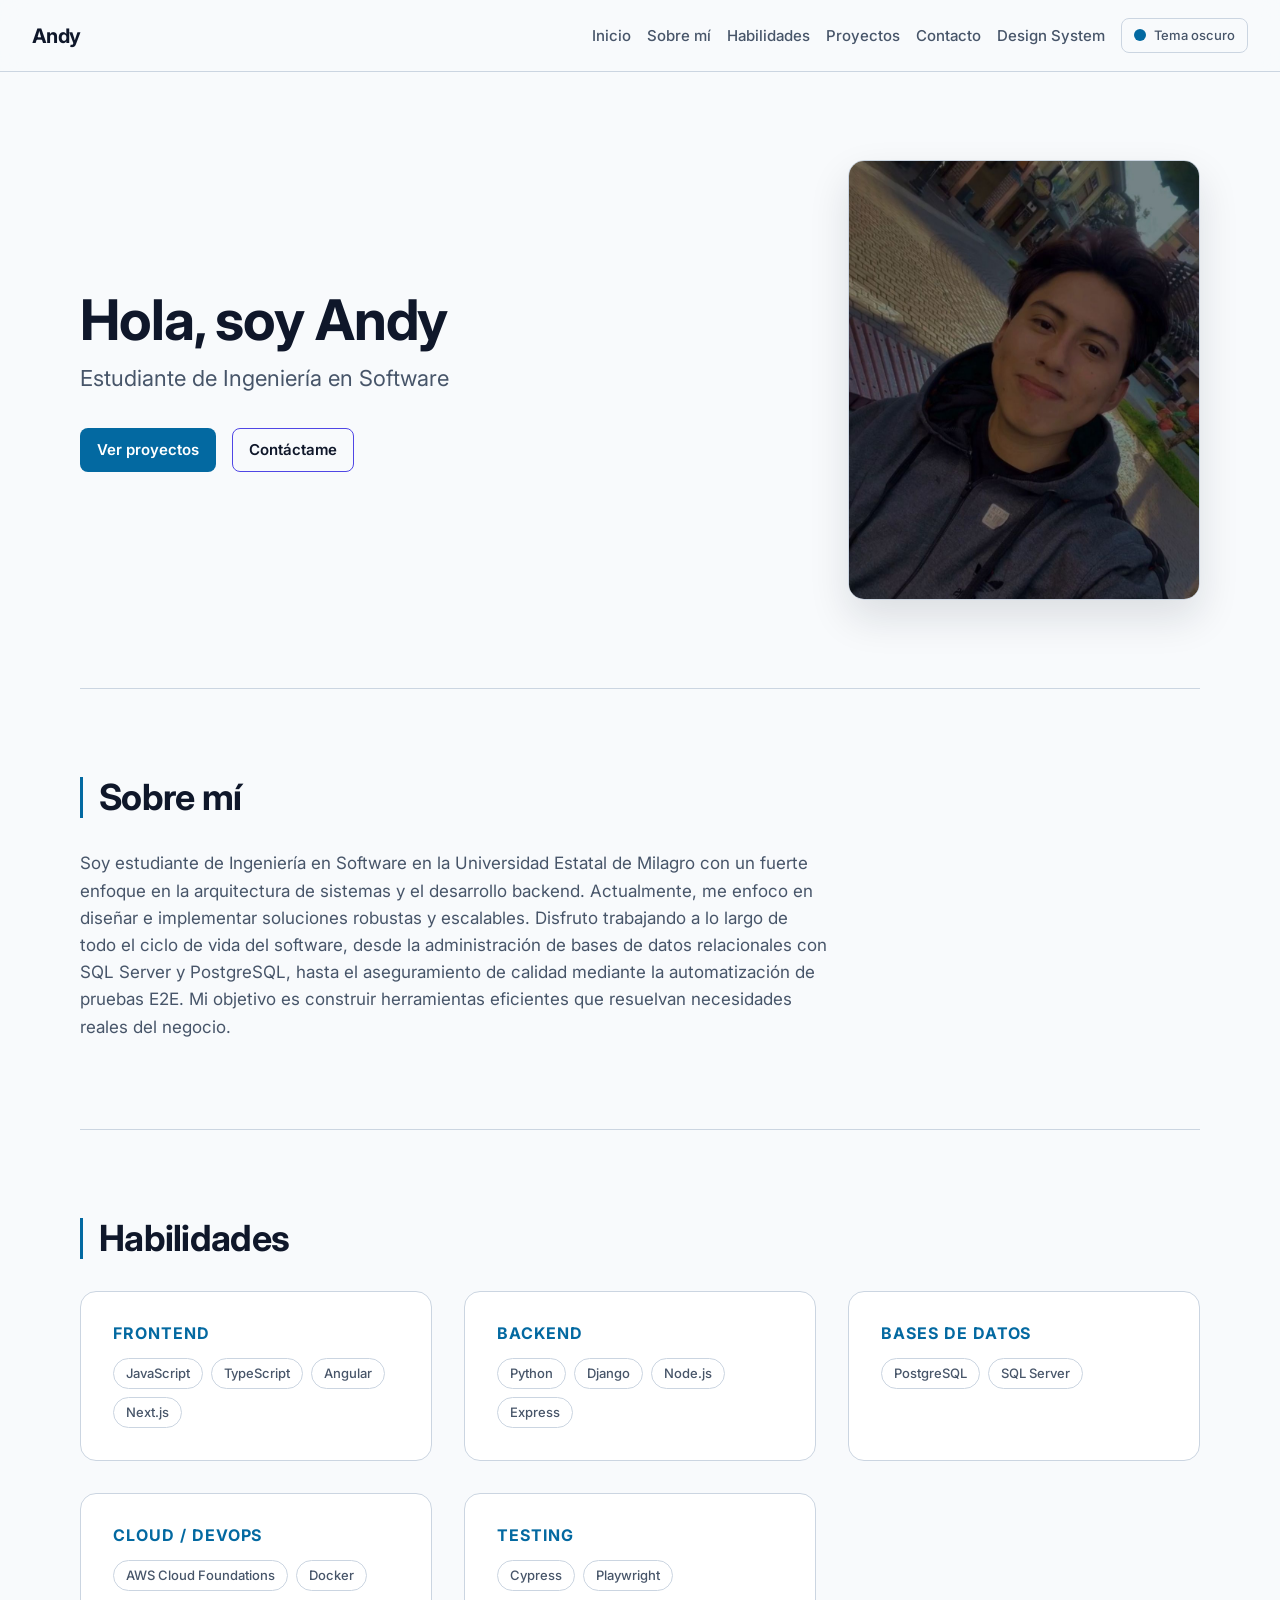
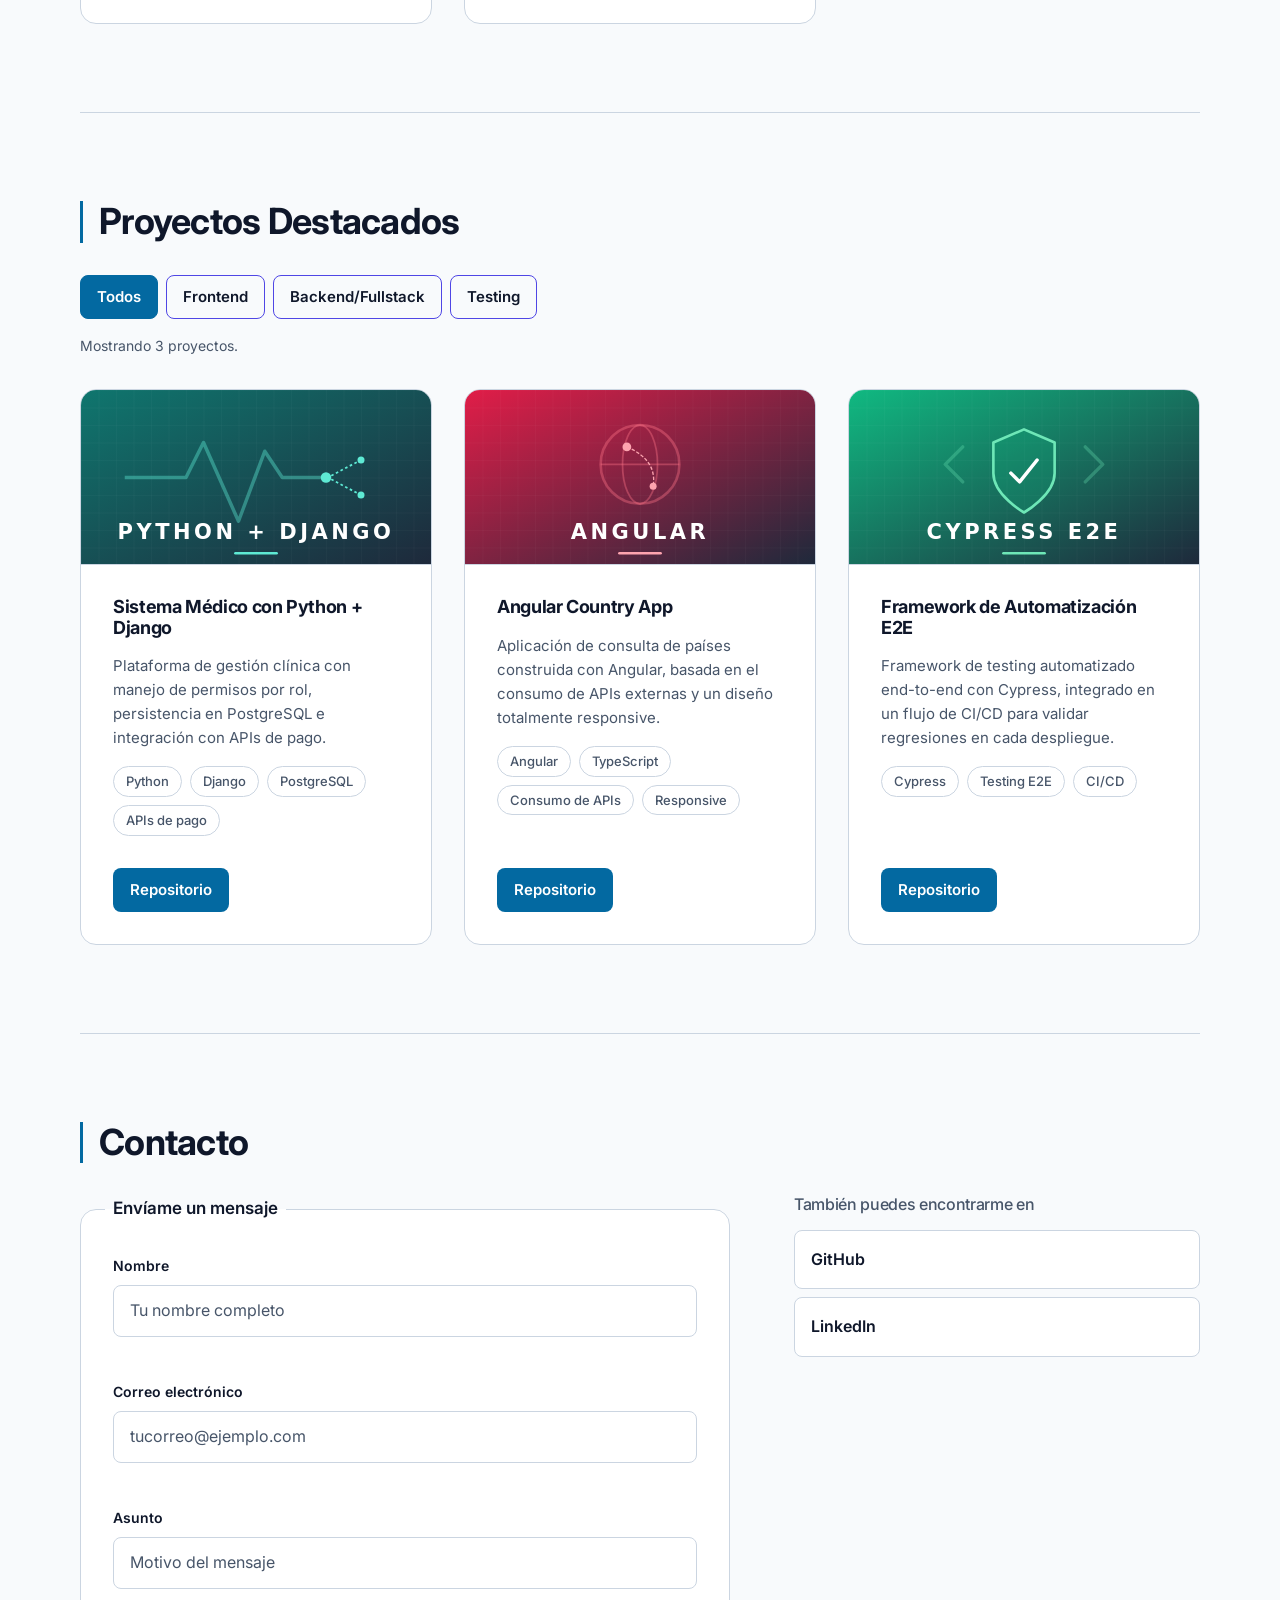
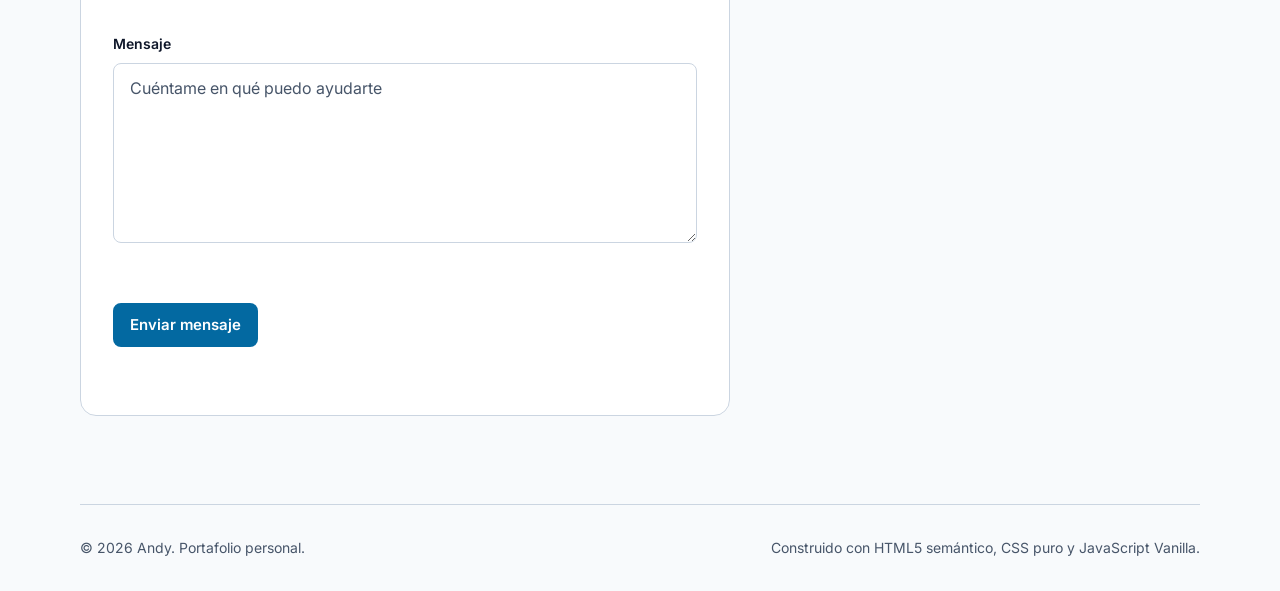
<file: index.html>
<!DOCTYPE html>
<html lang="es">
<head>
  <meta charset="UTF-8">
  <meta name="viewport" content="width=device-width, initial-scale=1.0">
  <meta name="description" content="Portafolio personal de Andy, estudiante de Ingeniería en Software enfocado en arquitectura de sistemas, desarrollo backend y automatización de pruebas.">
  <meta name="author" content="Andy">
  <title>Andy | Estudiante de Ingeniería en Software</title>

  <!-- Favicon embebido: evita una petición extra y el 404 de favicon.ico. -->
  <link rel="icon" href="data:image/svg+xml,%3Csvg xmlns='http://www.w3.org/2000/svg' viewBox='0 0 32 32'%3E%3Crect width='32' height='32' rx='7' fill='%230f172a'/%3E%3Ctext x='16' y='23' font-family='system-ui, sans-serif' font-size='20' font-weight='700' fill='%2338bdf8' text-anchor='middle'%3EA%3C/text%3E%3C/svg%3E">

  <link rel="preconnect" href="https://fonts.googleapis.com">
  <link rel="preconnect" href="https://fonts.gstatic.com" crossorigin>
  <link rel="stylesheet" href="https://fonts.googleapis.com/css2?family=Inter:wght@400;500;600;700&display=swap">
  <link rel="stylesheet" href="css/style.css">

  <!-- Aplica el tema guardado antes del primer pintado para evitar el
       parpadeo. Debe ir en el <head> y actuar sobre <html>, porque en este
       punto <body> todavía no existe. La clave coincide con la de main.js. -->
  <script>
    (function () {
      try {
        var guardado = localStorage.getItem('portafolio-tema');
        var esClaro = guardado === 'light' || (!guardado &&
          window.matchMedia('(prefers-color-scheme: light)').matches);

        if (esClaro) document.documentElement.classList.add('light-theme');
      } catch (error) {
        /* Almacenamiento bloqueado: se queda con el tema oscuro por defecto. */
      }
    })();
  </script>
</head>
<body>

  <a class="skip-link" href="#contenido-principal">Saltar al contenido principal</a>

  <!-- ==========================================================
       HEADER + NAVEGACIÓN
       ========================================================== -->
  <header class="site-header">
    <a class="site-header__brand" href="#inicio">Andy</a>

    <button class="nav-toggle" type="button" aria-expanded="false" aria-controls="menu-principal" aria-label="Abrir menú de navegación">
      <span class="nav-toggle__bar" aria-hidden="true"></span>
    </button>

    <nav class="site-nav" id="menu-principal" aria-label="Navegación principal">
      <ul class="site-nav__list">
        <li><a href="#inicio">Inicio</a></li>
        <li><a href="#sobre-mi">Sobre mí</a></li>
        <li><a href="#habilidades">Habilidades</a></li>
        <li><a href="#proyectos">Proyectos</a></li>
        <li><a href="#contacto">Contacto</a></li>
        <li><a href="design-system.html">Design System</a></li>
        <li>
          <button class="theme-toggle" id="theme-toggle" type="button" aria-pressed="false">
            <span class="theme-toggle__icon" aria-hidden="true"></span>
            <span class="theme-toggle__label">Tema claro</span>
          </button>
        </li>
      </ul>
    </nav>
  </header>

  <!-- ==========================================================
       CONTENIDO PRINCIPAL
       ========================================================== -->
  <main id="contenido-principal">

    <!-- ===== HERO ===== -->
    <section class="hero" id="inicio" aria-labelledby="hero-titulo">
      <div class="hero__content">
        <h1 class="hero__title" id="hero-titulo">Hola, soy Andy</h1>
        <p class="hero__subtitle">Estudiante de Ingeniería en Software</p>
        <p class="hero__actions">
          <a class="btn btn-primary" href="#proyectos">Ver proyectos</a>
          <a class="btn btn-secondary" href="#contacto">Contáctame</a>
        </p>
      </div>

      <figure class="hero__figure">
        <img src="assets/img/perfil.jpg" alt="Retrato de Andy" width="924" height="1600" fetchpriority="high">
      </figure>
    </section>

    <!-- ===== SOBRE MÍ ===== -->
    <section class="about" id="sobre-mi" aria-labelledby="sobre-mi-titulo">
      <h2 id="sobre-mi-titulo">Sobre mí</h2>
      <p class="about__text">
        Soy estudiante de Ingeniería en Software en la Universidad Estatal de Milagro con un fuerte
        enfoque en la arquitectura de sistemas y el desarrollo backend. Actualmente, me enfoco en
        diseñar e implementar soluciones robustas y escalables. Disfruto trabajando a lo largo de todo
        el ciclo de vida del software, desde la administración de bases de datos relacionales con
        SQL Server y PostgreSQL, hasta el aseguramiento de calidad mediante la automatización de
        pruebas E2E. Mi objetivo es construir herramientas eficientes que resuelvan necesidades
        reales del negocio.
      </p>
    </section>

    <!-- ===== HABILIDADES ===== -->
    <section class="skills" id="habilidades" aria-labelledby="habilidades-titulo">
      <h2 id="habilidades-titulo">Habilidades</h2>

      <div class="skills__grid">

        <article class="skill-group" aria-labelledby="skill-frontend">
          <h3 class="skill-group__title" id="skill-frontend">Frontend</h3>
          <ul class="skill-group__list">
            <li class="badge">JavaScript</li>
            <li class="badge">TypeScript</li>
            <li class="badge">Angular</li>
            <li class="badge">Next.js</li>
          </ul>
        </article>

        <article class="skill-group" aria-labelledby="skill-backend">
          <h3 class="skill-group__title" id="skill-backend">Backend</h3>
          <ul class="skill-group__list">
            <li class="badge">Python</li>
            <li class="badge">Django</li>
            <li class="badge">Node.js</li>
            <li class="badge">Express</li>
          </ul>
        </article>

        <article class="skill-group" aria-labelledby="skill-bbdd">
          <h3 class="skill-group__title" id="skill-bbdd">Bases de Datos</h3>
          <ul class="skill-group__list">
            <li class="badge">PostgreSQL</li>
            <li class="badge">SQL Server</li>
          </ul>
        </article>

        <article class="skill-group" aria-labelledby="skill-cloud">
          <h3 class="skill-group__title" id="skill-cloud">Cloud / DevOps</h3>
          <ul class="skill-group__list">
            <li class="badge">AWS Cloud Foundations</li>
            <li class="badge">Docker</li>
          </ul>
        </article>

        <article class="skill-group" aria-labelledby="skill-testing">
          <h3 class="skill-group__title" id="skill-testing">Testing</h3>
          <ul class="skill-group__list">
            <li class="badge">Cypress</li>
            <li class="badge">Playwright</li>
          </ul>
        </article>

      </div>
    </section>

    <!-- ===== PROYECTOS ===== -->
    <section class="projects" id="proyectos" aria-labelledby="proyectos-titulo">
      <h2 id="proyectos-titulo">Proyectos Destacados</h2>

      <div class="projects__filters" role="group" aria-label="Filtrar proyectos por categoría">
        <button class="btn btn-secondary filter-btn" type="button" data-filter="all" aria-pressed="true">Todos</button>
        <button class="btn btn-secondary filter-btn" type="button" data-filter="frontend" aria-pressed="false">Frontend</button>
        <button class="btn btn-secondary filter-btn" type="button" data-filter="backend" aria-pressed="false">Backend/Fullstack</button>
        <button class="btn btn-secondary filter-btn" type="button" data-filter="testing" aria-pressed="false">Testing</button>
      </div>

      <p class="projects__status" id="estado-filtro" role="status" aria-live="polite"></p>

      <div class="projects__grid">

        <article class="project-card" data-category="backend" aria-labelledby="proyecto-1">
          <figure class="project-card__media">
            <img src="assets/img/cover-django.svg" alt="Portada representativa del proyecto construido con Python y Django" width="400" height="200" loading="lazy">
          </figure>

          <div class="project-card__body">
            <h3 class="project-card__title" id="proyecto-1">Sistema Médico con Python + Django</h3>
            <p class="project-card__description">
              Plataforma de gestión clínica con manejo de permisos por rol, persistencia en PostgreSQL
              e integración con APIs de pago.
            </p>
            <ul class="project-card__tags">
              <li class="badge">Python</li>
              <li class="badge">Django</li>
              <li class="badge">PostgreSQL</li>
              <li class="badge">APIs de pago</li>
            </ul>
          </div>

          <footer class="project-card__actions">
            <a class="btn btn-primary" href="https://github.com/Andy-1402" target="_blank" rel="noopener noreferrer">Repositorio</a>
          </footer>
        </article>

        <article class="project-card" data-category="frontend" aria-labelledby="proyecto-2">
          <figure class="project-card__media">
            <img src="assets/img/cover-angular.svg" alt="Portada representativa del proyecto construido con Angular" width="400" height="200" loading="lazy">
          </figure>

          <div class="project-card__body">
            <h3 class="project-card__title" id="proyecto-2">Angular Country App</h3>
            <p class="project-card__description">
              Aplicación de consulta de países construida con Angular, basada en el consumo de APIs
              externas y un diseño totalmente responsive.
            </p>
            <ul class="project-card__tags">
              <li class="badge">Angular</li>
              <li class="badge">TypeScript</li>
              <li class="badge">Consumo de APIs</li>
              <li class="badge">Responsive</li>
            </ul>
          </div>

          <footer class="project-card__actions">
            <a class="btn btn-primary" href="https://github.com/Andy-1402" target="_blank" rel="noopener noreferrer">Repositorio</a>
          </footer>
        </article>

        <article class="project-card" data-category="testing" aria-labelledby="proyecto-3">
          <figure class="project-card__media">
            <img src="assets/img/cover-cypress.svg" alt="Portada representativa del framework de automatización construido con Cypress" width="400" height="200" loading="lazy">
          </figure>

          <div class="project-card__body">
            <h3 class="project-card__title" id="proyecto-3">Framework de Automatización E2E</h3>
            <p class="project-card__description">
              Framework de testing automatizado end-to-end con Cypress, integrado en un flujo de
              CI/CD para validar regresiones en cada despliegue.
            </p>
            <ul class="project-card__tags">
              <li class="badge">Cypress</li>
              <li class="badge">Testing E2E</li>
              <li class="badge">CI/CD</li>
            </ul>
          </div>

          <footer class="project-card__actions">
            <a class="btn btn-primary" href="https://github.com/Andy-1402" target="_blank" rel="noopener noreferrer">Repositorio</a>
          </footer>
        </article>

      </div>
    </section>

    <!-- ===== CONTACTO ===== -->
    <section class="contact" id="contacto" aria-labelledby="contacto-titulo">
      <h2 id="contacto-titulo">Contacto</h2>

      <div class="contact__layout">

        <form class="contact-form" id="formulario-contacto" novalidate>
          <fieldset class="contact-form__fieldset">
            <legend class="contact-form__legend">Envíame un mensaje</legend>

            <p class="form-field">
              <label class="form-field__label" for="nombre">Nombre</label>
              <input class="form-field__input" type="text" id="nombre" name="nombre" autocomplete="name" placeholder="Tu nombre completo" required>
              <small class="form-field__error" id="error-nombre" role="alert"></small>
            </p>

            <p class="form-field">
              <label class="form-field__label" for="email">Correo electrónico</label>
              <input class="form-field__input" type="email" id="email" name="email" autocomplete="email" placeholder="tucorreo@ejemplo.com" required>
              <small class="form-field__error" id="error-email" role="alert"></small>
            </p>

            <p class="form-field">
              <label class="form-field__label" for="asunto">Asunto</label>
              <input class="form-field__input" type="text" id="asunto" name="asunto" placeholder="Motivo del mensaje" required>
              <small class="form-field__error" id="error-asunto" role="alert"></small>
            </p>

            <p class="form-field">
              <label class="form-field__label" for="mensaje">Mensaje</label>
              <textarea class="form-field__input" id="mensaje" name="mensaje" rows="6" placeholder="Cuéntame en qué puedo ayudarte" required></textarea>
              <small class="form-field__error" id="error-mensaje" role="alert"></small>
            </p>

            <p class="contact-form__actions">
              <button class="btn btn-primary" type="submit">Enviar mensaje</button>
            </p>

            <p class="contact-form__status" id="estado-formulario" role="status" aria-live="polite"></p>
          </fieldset>
        </form>

        <nav class="social" aria-label="Redes profesionales">
          <h3 class="social__title">También puedes encontrarme en</h3>
          <ul class="social__list">
            <li><a class="social__link" href="https://github.com/Andy-1402" target="_blank" rel="noopener noreferrer">GitHub</a></li>
            <li><a class="social__link" href="https://www.linkedin.com/in/andy-chafla-635527258" target="_blank" rel="noopener noreferrer">LinkedIn</a></li>
          </ul>
        </nav>

      </div>
    </section>

  </main>

  <!-- ==========================================================
       FOOTER
       ========================================================== -->
  <footer class="site-footer">
    <p class="site-footer__copy">
      &copy; <time datetime="2026">2026</time> Andy. Portafolio personal.
    </p>
    <p class="site-footer__note">
      Construido con HTML5 semántico, CSS puro y JavaScript Vanilla.
    </p>
  </footer>

  <script src="js/main.js"></script>
</body>
</html>
</file>
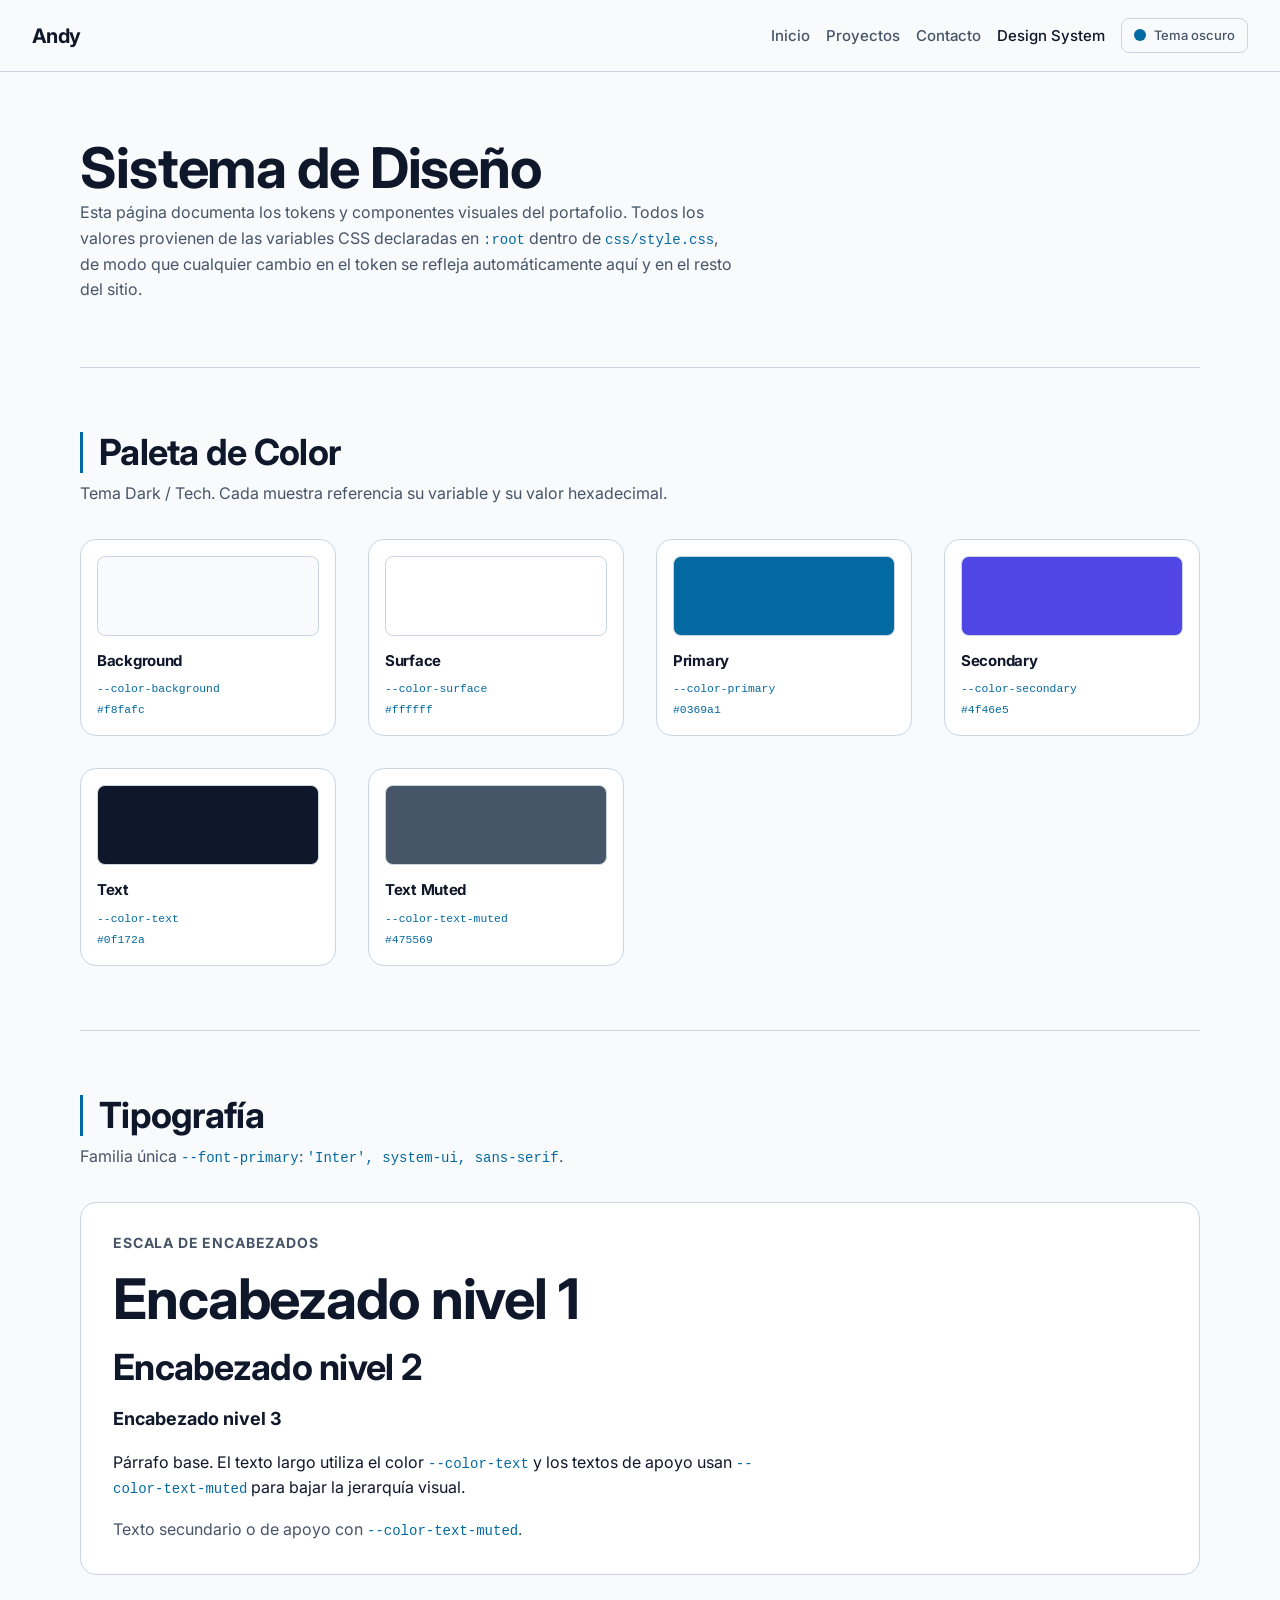
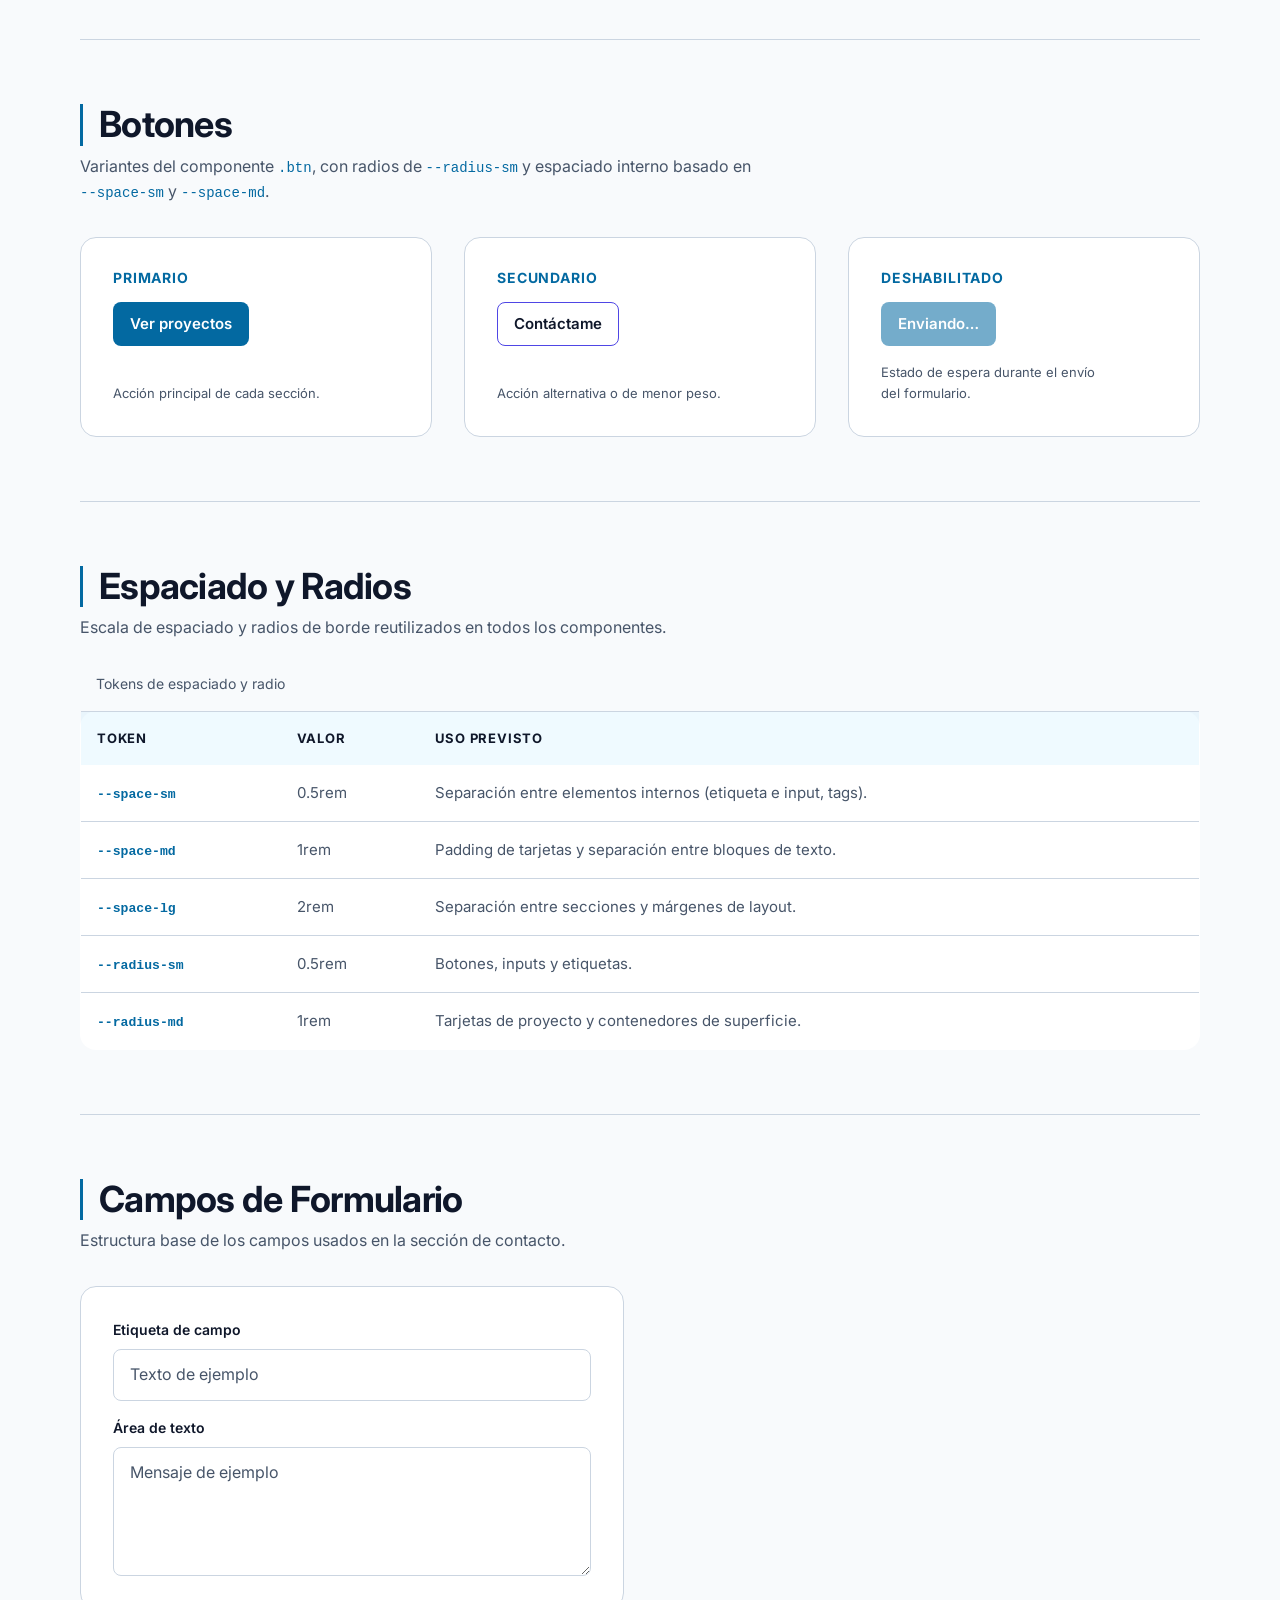
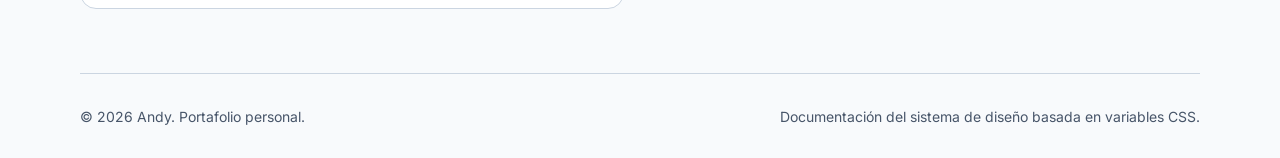
<file: design-system.html>
<!DOCTYPE html>
<html lang="es">
<head>
  <meta charset="UTF-8">
  <meta name="viewport" content="width=device-width, initial-scale=1.0">
  <meta name="description" content="Sistema de diseño del portafolio de Andy: paleta de color, tipografía, espaciado, radios y componentes base documentados con variables CSS.">
  <meta name="author" content="Andy">
  <title>Design System | Portafolio de Andy</title>

  <!-- Favicon embebido: evita una petición extra y el 404 de favicon.ico. -->
  <link rel="icon" href="data:image/svg+xml,%3Csvg xmlns='http://www.w3.org/2000/svg' viewBox='0 0 32 32'%3E%3Crect width='32' height='32' rx='7' fill='%230f172a'/%3E%3Ctext x='16' y='23' font-family='system-ui, sans-serif' font-size='20' font-weight='700' fill='%2338bdf8' text-anchor='middle'%3EA%3C/text%3E%3C/svg%3E">

  <link rel="preconnect" href="https://fonts.googleapis.com">
  <link rel="preconnect" href="https://fonts.gstatic.com" crossorigin>
  <link rel="stylesheet" href="https://fonts.googleapis.com/css2?family=Inter:wght@400;500;600;700&display=swap">
  <link rel="stylesheet" href="css/style.css">

  <!-- Aplica el tema guardado antes del primer pintado para evitar el
       parpadeo. Debe ir en el <head> y actuar sobre <html>, porque en este
       punto <body> todavía no existe. La clave coincide con la de main.js. -->
  <script>
    (function () {
      try {
        var guardado = localStorage.getItem('portafolio-tema');
        var esClaro = guardado === 'light' || (!guardado &&
          window.matchMedia('(prefers-color-scheme: light)').matches);

        if (esClaro) document.documentElement.classList.add('light-theme');
      } catch (error) {
        /* Almacenamiento bloqueado: se queda con el tema oscuro por defecto. */
      }
    })();
  </script>
</head>
<body>

  <a class="skip-link visually-hidden" href="#contenido-principal">Saltar al contenido principal</a>

  <!-- ==========================================================
       HEADER + NAVEGACIÓN
       ========================================================== -->
  <header class="site-header">
    <a class="site-header__brand" href="index.html">Andy</a>

    <nav class="site-nav" aria-label="Navegación principal">
      <ul class="site-nav__list">
        <li><a href="index.html">Inicio</a></li>
        <li><a href="index.html#proyectos">Proyectos</a></li>
        <li><a href="index.html#contacto">Contacto</a></li>
        <li><a href="design-system.html" aria-current="page">Design System</a></li>
        <li>
          <button class="theme-toggle" id="theme-toggle" type="button" aria-pressed="false">
            <span class="theme-toggle__icon" aria-hidden="true"></span>
            <span class="theme-toggle__label">Tema claro</span>
          </button>
        </li>
      </ul>
    </nav>
  </header>

  <!-- ==========================================================
       CONTENIDO PRINCIPAL
       ========================================================== -->
  <main id="contenido-principal">

    <!-- ===== INTRODUCCIÓN ===== -->
    <section class="ds-intro" aria-labelledby="ds-titulo">
      <h1 id="ds-titulo">Sistema de Diseño</h1>
      <p>
        Esta página documenta los tokens y componentes visuales del portafolio. Todos los valores
        provienen de las variables CSS declaradas en <code>:root</code> dentro de
        <code>css/style.css</code>, de modo que cualquier cambio en el token se refleja
        automáticamente aquí y en el resto del sitio.
      </p>
    </section>

    <!-- ===== COLORES ===== -->
    <section class="ds-section" id="ds-colores" aria-labelledby="ds-colores-titulo">
      <h2 id="ds-colores-titulo">Paleta de Color</h2>
      <p class="ds-section__description">
        Tema Dark / Tech. Cada muestra referencia su variable y su valor hexadecimal.
      </p>

      <ul class="ds-swatches">

        <li class="ds-swatch">
          <span class="ds-swatch__sample" data-token="--color-background" aria-hidden="true"></span>
          <h3 class="ds-swatch__name">Background</h3>
          <p class="ds-swatch__token"><code>--color-background</code></p>
          <p class="ds-swatch__value"><code>#0f172a</code></p>
        </li>

        <li class="ds-swatch">
          <span class="ds-swatch__sample" data-token="--color-surface" aria-hidden="true"></span>
          <h3 class="ds-swatch__name">Surface</h3>
          <p class="ds-swatch__token"><code>--color-surface</code></p>
          <p class="ds-swatch__value"><code>#1e293b</code></p>
        </li>

        <li class="ds-swatch">
          <span class="ds-swatch__sample" data-token="--color-primary" aria-hidden="true"></span>
          <h3 class="ds-swatch__name">Primary</h3>
          <p class="ds-swatch__token"><code>--color-primary</code></p>
          <p class="ds-swatch__value"><code>#38bdf8</code></p>
        </li>

        <li class="ds-swatch">
          <span class="ds-swatch__sample" data-token="--color-secondary" aria-hidden="true"></span>
          <h3 class="ds-swatch__name">Secondary</h3>
          <p class="ds-swatch__token"><code>--color-secondary</code></p>
          <p class="ds-swatch__value"><code>#818cf8</code></p>
        </li>

        <li class="ds-swatch">
          <span class="ds-swatch__sample" data-token="--color-text" aria-hidden="true"></span>
          <h3 class="ds-swatch__name">Text</h3>
          <p class="ds-swatch__token"><code>--color-text</code></p>
          <p class="ds-swatch__value"><code>#f8fafc</code></p>
        </li>

        <li class="ds-swatch">
          <span class="ds-swatch__sample" data-token="--color-text-muted" aria-hidden="true"></span>
          <h3 class="ds-swatch__name">Text Muted</h3>
          <p class="ds-swatch__token"><code>--color-text-muted</code></p>
          <p class="ds-swatch__value"><code>#94a3b8</code></p>
        </li>

      </ul>
    </section>

    <!-- ===== TIPOGRAFÍA ===== -->
    <section class="ds-section" id="ds-tipografia" aria-labelledby="ds-tipografia-titulo">
      <h2 id="ds-tipografia-titulo">Tipografía</h2>
      <p class="ds-section__description">
        Familia única <code>--font-primary</code>: <code>'Inter', system-ui, sans-serif</code>.
      </p>

      <article class="ds-type-scale">
        <h3 class="ds-type-scale__title">Escala de encabezados</h3>
        <p class="ds-type-sample ds-type-sample--h1">Encabezado nivel 1</p>
        <p class="ds-type-sample ds-type-sample--h2">Encabezado nivel 2</p>
        <p class="ds-type-sample ds-type-sample--h3">Encabezado nivel 3</p>
        <p class="ds-type-sample ds-type-sample--body">
          Párrafo base. El texto largo utiliza el color <code>--color-text</code> y los textos de
          apoyo usan <code>--color-text-muted</code> para bajar la jerarquía visual.
        </p>
        <p class="ds-type-sample ds-type-sample--muted">
          Texto secundario o de apoyo con <code>--color-text-muted</code>.
        </p>
      </article>
    </section>

    <!-- ===== BOTONES ===== -->
    <section class="ds-section" id="ds-botones" aria-labelledby="ds-botones-titulo">
      <h2 id="ds-botones-titulo">Botones</h2>
      <p class="ds-section__description">
        Variantes del componente <code>.btn</code>, con radios de <code>--radius-sm</code> y
        espaciado interno basado en <code>--space-sm</code> y <code>--space-md</code>.
      </p>

      <ul class="ds-components">
        <li class="ds-component">
          <h3 class="ds-component__name">Primario</h3>
          <button class="btn btn-primary" type="button">Ver proyectos</button>
          <p class="ds-component__usage">Acción principal de cada sección.</p>
        </li>
        <li class="ds-component">
          <h3 class="ds-component__name">Secundario</h3>
          <button class="btn btn-secondary" type="button">Contáctame</button>
          <p class="ds-component__usage">Acción alternativa o de menor peso.</p>
        </li>
        <li class="ds-component">
          <h3 class="ds-component__name">Deshabilitado</h3>
          <button class="btn btn-primary" type="button" disabled>Enviando…</button>
          <p class="ds-component__usage">Estado de espera durante el envío del formulario.</p>
        </li>
      </ul>
    </section>

    <!-- ===== ESPACIADO Y RADIOS ===== -->
    <section class="ds-section" id="ds-espaciado" aria-labelledby="ds-espaciado-titulo">
      <h2 id="ds-espaciado-titulo">Espaciado y Radios</h2>
      <p class="ds-section__description">
        Escala de espaciado y radios de borde reutilizados en todos los componentes.
      </p>

      <table class="ds-table">
        <caption class="ds-table__caption">Tokens de espaciado y radio</caption>
        <thead>
          <tr>
            <th scope="col">Token</th>
            <th scope="col">Valor</th>
            <th scope="col">Uso previsto</th>
          </tr>
        </thead>
        <tbody>
          <tr>
            <th scope="row"><code>--space-sm</code></th>
            <td>0.5rem</td>
            <td>Separación entre elementos internos (etiqueta e input, tags).</td>
          </tr>
          <tr>
            <th scope="row"><code>--space-md</code></th>
            <td>1rem</td>
            <td>Padding de tarjetas y separación entre bloques de texto.</td>
          </tr>
          <tr>
            <th scope="row"><code>--space-lg</code></th>
            <td>2rem</td>
            <td>Separación entre secciones y márgenes de layout.</td>
          </tr>
          <tr>
            <th scope="row"><code>--radius-sm</code></th>
            <td>0.5rem</td>
            <td>Botones, inputs y etiquetas.</td>
          </tr>
          <tr>
            <th scope="row"><code>--radius-md</code></th>
            <td>1rem</td>
            <td>Tarjetas de proyecto y contenedores de superficie.</td>
          </tr>
        </tbody>
      </table>
    </section>

    <!-- ===== FORMULARIOS ===== -->
    <section class="ds-section" id="ds-formularios" aria-labelledby="ds-formularios-titulo">
      <h2 id="ds-formularios-titulo">Campos de Formulario</h2>
      <p class="ds-section__description">
        Estructura base de los campos usados en la sección de contacto.
      </p>

      <form class="ds-form-demo" aria-label="Ejemplo de campos de formulario">
        <p class="form-field">
          <label class="form-field__label" for="ds-input-demo">Etiqueta de campo</label>
          <input class="form-field__input" type="text" id="ds-input-demo" name="ds-input-demo" placeholder="Texto de ejemplo">
        </p>
        <p class="form-field">
          <label class="form-field__label" for="ds-textarea-demo">Área de texto</label>
          <textarea class="form-field__input" id="ds-textarea-demo" name="ds-textarea-demo" rows="4" placeholder="Mensaje de ejemplo"></textarea>
        </p>
      </form>
    </section>

  </main>

  <!-- ==========================================================
       FOOTER
       ========================================================== -->
  <footer class="site-footer">
    <p class="site-footer__copy">
      &copy; <time datetime="2026">2026</time> Andy. Portafolio personal.
    </p>
    <p class="site-footer__note">
      Documentación del sistema de diseño basada en variables CSS.
    </p>
  </footer>

  <script src="js/main.js"></script>
</body>
</html>
</file>
<file: css/style.css>
/* ============================================================
   Portafolio Personal - Andy
   Hoja de estilos principal (CSS puro, sin frameworks)

   ÍNDICE
   1. Design Tokens
   2. Reset / Normalización
   3. Estilos base
   4. Utilidades
   5. Layout general
   6. Header y navegación
   7. Componentes (botones, badges, cards, formularios)
   8. Secciones de la página
   9. Footer
  10. Página Design System
  11. Responsive / Media Queries
  12. Preferencias de movimiento reducido
   ============================================================ */

/* ------------------------------------------------------------
   1. Design Tokens (tema Dark / Tech)
   ------------------------------------------------------------ */
:root {
  --color-background: #0f172a;
  --color-surface: #1e293b;
  --color-primary: #38bdf8;
  --color-secondary: #818cf8;
  --color-text: #f8fafc;
  --color-text-muted: #94a3b8;
  --font-primary: 'Inter', system-ui, sans-serif;
  --space-sm: 0.5rem;
  --space-md: 1rem;
  --space-lg: 2rem;
  --radius-sm: 0.5rem;
  --radius-md: 1rem;

  /* Tokens derivados: apoyan a los anteriores, no los sustituyen. */
  --color-border: #334155;
  --color-on-primary: #0b1120;   /* texto oscuro sobre fondo --color-primary */
  --color-danger: #f87171;       /* errores de validación del formulario */
  --color-header-bg: rgb(15 23 42 / 0.88);
  --radius-pill: 999px;          /* exclusivo de los badges */
  --max-width: 1120px;
  --header-height: 4.5rem;
  --shadow-card: 0 18px 40px rgb(2 6 23 / 0.45);
  --transition-base: 180ms cubic-bezier(0.16, 1, 0.3, 1);
  --transition-theme: background-color 0.3s ease, color 0.3s ease, border-color 0.3s ease;
}

/* Tema claro: reescribe los mismos tokens, así ningún componente
   necesita reglas propias para el cambio de tema.
   --color-primary y --color-on-primary se invierten respecto al tema
   oscuro porque #38bdf8 sobre fondo claro no alcanza el contraste AA.

   La clase va sobre <html> y no sobre <body> para que el script inline
   del <head> pueda aplicarla antes del primer pintado. */
:root.light-theme {
  --color-background: #f8fafc;
  --color-surface: #ffffff;
  --color-primary: #0369a1;
  --color-secondary: #4f46e5;
  --color-text: #0f172a;
  --color-text-muted: #475569;
  --color-border: #cbd5e1;
  --color-on-primary: #ffffff;
  --color-danger: #dc2626;
  --color-header-bg: rgb(248 250 252 / 0.88);
  --shadow-card: 0 18px 40px rgb(15 23 42 / 0.12);
}

/* Escala de formas documentada (Shape Consistency):
   botones e inputs -> --radius-sm
   tarjetas y superficies -> --radius-md
   badges -> --radius-pill
   No se usan otros radios en el proyecto. */

/* ------------------------------------------------------------
   2. Reset / Normalización
   ------------------------------------------------------------ */
*,
*::before,
*::after {
  box-sizing: border-box;
}

body,
h1,
h2,
h3,
h4,
p,
ul,
ol,
figure,
fieldset,
legend {
  margin: 0;
  padding: 0;
}

ul,
ol {
  list-style: none;
}

img {
  max-width: 100%;
  display: block;
}

input,
textarea,
button,
select {
  font: inherit;
  color: inherit;
}

fieldset {
  border: 0;
  min-width: 0;
}

table {
  border-collapse: collapse;
}

/* ------------------------------------------------------------
   3. Estilos base
   ------------------------------------------------------------ */
html {
  scroll-behavior: smooth;
  scroll-padding-top: calc(var(--header-height) + var(--space-md));
}

body {
  font-family: var(--font-primary);
  background-color: var(--color-background);
  color: var(--color-text);
  line-height: 1.6;
  -webkit-font-smoothing: antialiased;
  text-rendering: optimizeLegibility;
  transition: var(--transition-theme);
}

/* Superficies sin transición propia. Los componentes que ya declaran una
   (.btn, .badge, .project-card, .form-field__input, .social__link) incluyen
   background-color y color en su propia regla, más abajo. */
.site-header,
.skill-group,
.contact-form__fieldset,
.ds-swatch,
.ds-type-scale,
.ds-component,
.ds-table,
.ds-form-demo {
  transition: var(--transition-theme);
}

h1,
h2,
h3 {
  line-height: 1.15;
  letter-spacing: -0.02em;
  font-weight: 700;
}

h1 {
  font-size: clamp(2.25rem, 6vw, 3.5rem);
}

h2 {
  font-size: clamp(1.75rem, 4vw, 2.25rem);
}

h3 {
  font-size: 1.125rem;
}

p {
  text-wrap: pretty;
}

a {
  color: var(--color-primary);
  text-decoration: none;
  transition: color var(--transition-base);
}

a:hover,
a:focus-visible {
  color: var(--color-secondary);
}

:focus-visible {
  outline: 2px solid var(--color-primary);
  outline-offset: 3px;
  border-radius: var(--radius-sm);
}

code {
  font-family: ui-monospace, 'SFMono-Regular', 'Cascadia Code', monospace;
  font-size: 0.875em;
  color: var(--color-primary);
}

/* ------------------------------------------------------------
   4. Utilidades
   ------------------------------------------------------------ */
.visually-hidden {
  position: absolute;
  width: 1px;
  height: 1px;
  padding: 0;
  margin: -1px;
  overflow: hidden;
  clip: rect(0 0 0 0);
  white-space: nowrap;
  border: 0;
}

/* Enlace de salto: oculto hasta recibir foco por teclado. */
.skip-link {
  position: absolute;
  top: var(--space-sm);
  left: var(--space-sm);
  z-index: 100;
  padding: var(--space-sm) var(--space-md);
  background-color: var(--color-primary);
  color: var(--color-on-primary);
  border-radius: var(--radius-sm);
  font-weight: 600;
  transform: translateY(-200%);
  transition: transform var(--transition-base);
}

.skip-link:focus-visible {
  transform: translateY(0);
  color: var(--color-on-primary);
}

/* ------------------------------------------------------------
   5. Layout general
   ------------------------------------------------------------ */
main > section {
  width: min(100% - 2 * var(--space-lg), var(--max-width));
  margin-inline: auto;
  padding-block: clamp(3rem, 8vw, 5.5rem);
}

main > section + section {
  border-top: 1px solid var(--color-border);
}

/* Encabezado de sección con acento lineal sobre el título. */
main > section > h2 {
  margin-bottom: var(--space-lg);
  padding-left: var(--space-md);
  border-left: 3px solid var(--color-primary);
}

/* ------------------------------------------------------------
   6. Header y navegación (Flexbox)
   ------------------------------------------------------------ */
.site-header {
  position: sticky;
  top: 0;
  z-index: 50;
  display: flex;
  align-items: center;
  justify-content: space-between;
  gap: var(--space-md);
  min-height: var(--header-height);
  padding: var(--space-md) var(--space-lg);
  background-color: var(--color-header-bg);
  backdrop-filter: blur(12px);
  -webkit-backdrop-filter: blur(12px);
  border-bottom: 1px solid var(--color-border);
}

.site-header__brand {
  font-size: 1.25rem;
  font-weight: 700;
  letter-spacing: -0.03em;
  color: var(--color-text);
}

.site-header__brand:hover,
.site-header__brand:focus-visible {
  color: var(--color-primary);
}

.site-nav__list {
  display: flex;
  align-items: center;
  gap: var(--space-md);
}

.site-nav__list a {
  color: var(--color-text-muted);
  font-size: 0.9375rem;
  font-weight: 500;
  padding-block: var(--space-sm);
}

.site-nav__list a:hover,
.site-nav__list a:focus-visible,
.site-nav__list a[aria-current='page'] {
  color: var(--color-text);
}

/* Botón hamburguesa: sólo visible en móvil (ver media query). */
.nav-toggle {
  display: none;
  position: relative;
  width: 2.75rem;
  height: 2.75rem;
  background-color: transparent;
  border: 1px solid var(--color-border);
  border-radius: var(--radius-sm);
  cursor: pointer;
}

.nav-toggle__bar {
  position: absolute;
  top: 50%;
  left: 50%;
  width: 1.25rem;
  height: 2px;
  background-color: var(--color-text);
  transform: translate(-50%, -50%);
  transition: background-color var(--transition-base);
}

.nav-toggle__bar::before,
.nav-toggle__bar::after {
  content: '';
  position: absolute;
  left: 0;
  width: 100%;
  height: 2px;
  background-color: var(--color-text);
  transition: transform var(--transition-base), top var(--transition-base);
}

.nav-toggle__bar::before {
  top: -0.375rem;
}

.nav-toggle__bar::after {
  top: 0.375rem;
}

.nav-toggle[aria-expanded='true'] .nav-toggle__bar {
  background-color: transparent;
}

.nav-toggle[aria-expanded='true'] .nav-toggle__bar::before {
  top: 0;
  transform: rotate(45deg);
}

.nav-toggle[aria-expanded='true'] .nav-toggle__bar::after {
  top: 0;
  transform: rotate(-45deg);
}

/* ------------------------------------------------------------
   7. Componentes
   ------------------------------------------------------------ */

/* --- 7.1 Botones --- */
.btn {
  display: inline-flex;
  align-items: center;
  justify-content: center;
  gap: var(--space-sm);
  padding: var(--space-sm) var(--space-md);
  min-height: 2.75rem;
  border: 1px solid transparent;
  border-radius: var(--radius-sm);
  font-size: 0.9375rem;
  font-weight: 600;
  line-height: 1.2;
  white-space: nowrap;
  cursor: pointer;
  transition: background-color var(--transition-base),
              border-color var(--transition-base),
              color var(--transition-base),
              transform var(--transition-base);
}

.btn:active {
  transform: translateY(1px);
}

/* Primario: fondo de acento, texto oscuro, sin borde visible. */
.btn-primary {
  background-color: var(--color-primary);
  color: var(--color-on-primary);
}

.btn-primary:hover,
.btn-primary:focus-visible {
  background-color: var(--color-secondary);
  color: var(--color-on-primary);
}

/* Secundario: contorno, fondo transparente. */
.btn-secondary {
  background-color: transparent;
  color: var(--color-text);
  border-color: var(--color-secondary);
}

.btn-secondary:hover,
.btn-secondary:focus-visible {
  background-color: rgb(129 140 248 / 0.14);
  color: var(--color-text);
}

.btn:disabled {
  opacity: 0.55;
  cursor: not-allowed;
  transform: none;
}

/* --- 7.2 Badges (píldoras de tecnología) --- */
.badge {
  display: inline-block;
  padding: 0.25rem 0.75rem;
  background-color: var(--color-surface);
  border: 1px solid var(--color-border);
  border-radius: var(--radius-pill);
  font-size: 0.8125rem;
  font-weight: 500;
  color: var(--color-text-muted);
  transition: border-color var(--transition-base), color var(--transition-base),
              background-color 0.3s ease;
}

.badge:hover {
  border-color: var(--color-primary);
  color: var(--color-text);
}

/* --- 7.3 Toggle de tema --- */
.theme-toggle {
  display: inline-flex;
  align-items: center;
  gap: var(--space-sm);
  padding: 0.375rem 0.75rem;
  background-color: transparent;
  border: 1px solid var(--color-border);
  border-radius: var(--radius-sm);
  color: var(--color-text-muted);
  font-size: 0.8125rem;
  font-weight: 500;
  cursor: pointer;
  transition: var(--transition-theme);
}

.theme-toggle:hover,
.theme-toggle:focus-visible {
  border-color: var(--color-primary);
  color: var(--color-text);
}

/* Luna en tema oscuro: el recorte interior crea el creciente.
   En tema claro el círculo queda lleno y hace de sol. */
.theme-toggle__icon {
  width: 0.75rem;
  height: 0.75rem;
  border-radius: 50%;
  background-color: var(--color-primary);
  box-shadow: inset -0.25rem 0 0 var(--color-background);
  transition: var(--transition-theme), box-shadow 0.3s ease;
}

:root.light-theme .theme-toggle__icon {
  box-shadow: none;
}

/* --- 7.4 Filtros de proyectos --- */
.projects__filters {
  display: flex;
  flex-wrap: wrap;
  gap: var(--space-sm);
  margin-bottom: var(--space-md);
}

.filter-btn[aria-pressed='true'] {
  background-color: var(--color-primary);
  border-color: var(--color-primary);
  color: var(--color-on-primary);
}

.projects__status {
  margin-bottom: var(--space-lg);
  font-size: 0.875rem;
  color: var(--color-text-muted);
  min-height: 1.25rem;
}

/* --- 7.5 Formularios --- */
.form-field {
  display: flex;
  flex-direction: column;
  gap: var(--space-sm);
  margin-bottom: var(--space-md);
}

.form-field__label {
  font-size: 0.875rem;
  font-weight: 600;
  color: var(--color-text);
}

.form-field__input {
  width: 100%;
  padding: 0.75rem var(--space-md);
  background-color: var(--color-surface);
  color: var(--color-text);
  border: 1px solid var(--color-border);
  border-radius: var(--radius-sm);
  transition: border-color var(--transition-base), box-shadow var(--transition-base),
              background-color 0.3s ease, color 0.3s ease;
}

.form-field__input::placeholder {
  color: var(--color-text-muted);
}

.form-field__input:hover {
  border-color: var(--color-text-muted);
}

.form-field__input:focus-visible {
  outline: none;
  border-color: var(--color-primary);
  box-shadow: 0 0 0 3px rgb(56 189 248 / 0.28);
}

textarea.form-field__input {
  resize: vertical;
  min-height: 8rem;
}

.form-field__input[aria-invalid='true'] {
  border-color: var(--color-danger);
}

.form-field__error {
  font-size: 0.8125rem;
  color: var(--color-danger);
  min-height: 1.25rem;
}

/* ------------------------------------------------------------
   8. Secciones de la página
   ------------------------------------------------------------ */

/* --- 8.1 Hero (composición asimétrica) --- */
.hero {
  display: grid;
  grid-template-columns: 1.15fr 0.85fr;
  align-items: center;
  gap: clamp(var(--space-lg), 5vw, 4rem);
  min-height: min(76dvh, 38rem);
}

.hero__title {
  margin-bottom: var(--space-sm);
}

.hero__subtitle {
  font-size: clamp(1.125rem, 2.5vw, 1.375rem);
  color: var(--color-text-muted);
  margin-bottom: var(--space-lg);
  max-width: 34ch;
}

.hero__actions {
  display: flex;
  flex-wrap: wrap;
  gap: var(--space-md);
}

.hero__figure {
  max-width: 22rem;
  margin-left: auto;
}

/* height:auto es obligatorio: los <img> llevan atributos width/height y,
   sin él, ese alto gana sobre aspect-ratio. */
.hero__figure img {
  width: 100%;
  height: auto;
  aspect-ratio: 4 / 5;
  object-fit: cover;
  border: 1px solid var(--color-border);
  border-radius: var(--radius-md);
  box-shadow: var(--shadow-card);
}

/* --- 8.2 Sobre mí --- */
.about__text {
  max-width: 68ch;
  color: var(--color-text-muted);
  font-size: 1.0625rem;
}

/* --- 8.3 Habilidades (CSS Grid) --- */
.skills__grid {
  display: grid;
  grid-template-columns: repeat(auto-fit, minmax(300px, 1fr));
  gap: var(--space-lg);
}

.skill-group {
  padding: var(--space-lg);
  background-color: var(--color-surface);
  border: 1px solid var(--color-border);
  border-radius: var(--radius-md);
}

.skill-group__title {
  margin-bottom: var(--space-md);
  color: var(--color-primary);
  font-size: 1rem;
  text-transform: uppercase;
  letter-spacing: 0.06em;
}

.skill-group__list {
  display: flex;
  flex-wrap: wrap;
  gap: var(--space-sm);
}

/* --- 8.4 Proyectos (CSS Grid + tarjetas en Flexbox) --- */
/* auto-fill en vez de auto-fit: al filtrar puede quedar una sola tarjeta y
   auto-fit colapsaría las pistas vacías, estirándola a todo el ancho.
   auto-fill conserva las pistas, así la tarjeta mantiene su tamaño. */
.projects__grid {
  display: grid;
  grid-template-columns: repeat(auto-fill, minmax(300px, 1fr));
  gap: var(--space-lg);
}

.project-card {
  display: flex;
  flex-direction: column;
  background-color: var(--color-surface);
  border: 1px solid var(--color-border);
  border-radius: var(--radius-md);
  overflow: hidden;
  transition: border-color var(--transition-base),
              transform var(--transition-base),
              box-shadow var(--transition-base),
              background-color 0.3s ease, color 0.3s ease;
}

/* Estado aplicado por el filtro de proyectos (js/main.js). */
.project-card.is-hidden {
  display: none;
}

.project-card:hover,
.project-card:focus-within {
  border-color: var(--color-primary);
  transform: translateY(-4px);
  box-shadow: var(--shadow-card);
}

/* 2:1 es la proporción nativa de las tres portadas (viewBox 400x200).
   Usarla evita que object-fit recorte los laterales del diseño. */
.project-card__media img {
  width: 100%;
  height: auto;
  aspect-ratio: 2 / 1;
  object-fit: cover;
  border-bottom: 1px solid var(--color-border);
}

.project-card__body {
  display: flex;
  flex-direction: column;
  gap: var(--space-md);
  padding: var(--space-lg);
}

.project-card__description {
  color: var(--color-text-muted);
  font-size: 0.9375rem;
}

.project-card__tags {
  display: flex;
  flex-wrap: wrap;
  gap: var(--space-sm);
}

/* margin-top:auto alinea los botones al pie aunque las tarjetas
   tengan textos de distinta longitud. */
.project-card__actions {
  display: flex;
  flex-wrap: wrap;
  gap: var(--space-sm);
  margin-top: auto;
  padding: 0 var(--space-lg) var(--space-lg);
}

/* --- 8.5 Contacto --- */
.contact__layout {
  display: grid;
  grid-template-columns: minmax(0, 1.6fr) minmax(0, 1fr);
  gap: clamp(var(--space-lg), 5vw, 4rem);
  align-items: start;
}

.contact-form__fieldset {
  padding: var(--space-lg);
  background-color: var(--color-surface);
  border: 1px solid var(--color-border);
  border-radius: var(--radius-md);
}

.contact-form__legend {
  padding-inline: var(--space-sm);
  margin-left: calc(var(--space-sm) * -1);
  font-size: 1.0625rem;
  font-weight: 600;
}

.contact-form__actions {
  margin-top: var(--space-lg);
}

.contact-form__status {
  margin-top: var(--space-md);
  font-size: 0.875rem;
  color: var(--color-primary);
  min-height: 1.25rem;
}

.social__title {
  margin-bottom: var(--space-md);
  font-size: 1rem;
  color: var(--color-text-muted);
  font-weight: 500;
}

.social__list {
  display: flex;
  flex-direction: column;
  gap: var(--space-sm);
}

.social__link {
  display: block;
  padding: var(--space-md);
  background-color: var(--color-surface);
  border: 1px solid var(--color-border);
  border-radius: var(--radius-sm);
  color: var(--color-text);
  font-weight: 600;
  transition: border-color var(--transition-base), color var(--transition-base),
              background-color 0.3s ease;
}

.social__link:hover,
.social__link:focus-visible {
  border-color: var(--color-primary);
  color: var(--color-primary);
}

/* ------------------------------------------------------------
   9. Footer
   ------------------------------------------------------------ */
.site-footer {
  display: flex;
  flex-wrap: wrap;
  align-items: center;
  justify-content: space-between;
  gap: var(--space-md);
  width: min(100% - 2 * var(--space-lg), var(--max-width));
  margin-inline: auto;
  padding-block: var(--space-lg);
  border-top: 1px solid var(--color-border);
  color: var(--color-text-muted);
  font-size: 0.875rem;
}

/* ------------------------------------------------------------
   10. Página Design System
   ------------------------------------------------------------ */
.ds-intro,
.ds-section {
  width: min(100% - 2 * var(--space-lg), var(--max-width));
  margin-inline: auto;
  padding-block: clamp(2.5rem, 6vw, 4rem);
}

.ds-section {
  border-top: 1px solid var(--color-border);
}

.ds-intro p {
  max-width: 68ch;
  color: var(--color-text-muted);
}

.ds-section > h2 {
  margin-bottom: var(--space-sm);
  padding-left: var(--space-md);
  border-left: 3px solid var(--color-primary);
}

.ds-section__description {
  max-width: 68ch;
  margin-bottom: var(--space-lg);
  color: var(--color-text-muted);
}

/* --- 10.1 Muestras de color --- */
.ds-swatches {
  display: grid;
  grid-template-columns: repeat(auto-fit, minmax(200px, 1fr));
  gap: var(--space-lg);
}

.ds-swatch {
  padding: var(--space-md);
  background-color: var(--color-surface);
  border: 1px solid var(--color-border);
  border-radius: var(--radius-md);
}

/* El color de fondo lo inyecta js/main.js leyendo el token real de :root. */
.ds-swatch__sample {
  display: block;
  width: 100%;
  height: 5rem;
  border: 1px solid var(--color-border);
  border-radius: var(--radius-sm);
  margin-bottom: var(--space-md);
}

.ds-swatch__name {
  font-size: 0.9375rem;
  margin-bottom: var(--space-sm);
}

.ds-swatch__token,
.ds-swatch__value {
  font-size: 0.8125rem;
  color: var(--color-text-muted);
}

/* --- 10.2 Tipografía --- */
.ds-type-scale {
  display: flex;
  flex-direction: column;
  gap: var(--space-md);
  padding: var(--space-lg);
  background-color: var(--color-surface);
  border: 1px solid var(--color-border);
  border-radius: var(--radius-md);
}

.ds-type-scale__title {
  color: var(--color-text-muted);
  font-size: 0.875rem;
  text-transform: uppercase;
  letter-spacing: 0.06em;
}

.ds-type-sample--h1 {
  font-size: clamp(2.25rem, 6vw, 3.5rem);
  font-weight: 700;
  line-height: 1.15;
  letter-spacing: -0.02em;
}

.ds-type-sample--h2 {
  font-size: clamp(1.75rem, 4vw, 2.25rem);
  font-weight: 700;
  line-height: 1.15;
  letter-spacing: -0.02em;
}

.ds-type-sample--h3 {
  font-size: 1.125rem;
  font-weight: 700;
}

.ds-type-sample--body {
  max-width: 68ch;
}

.ds-type-sample--muted {
  max-width: 68ch;
  color: var(--color-text-muted);
}

/* --- 10.3 Componentes --- */
.ds-components {
  display: grid;
  grid-template-columns: repeat(auto-fit, minmax(240px, 1fr));
  gap: var(--space-lg);
}

.ds-component {
  display: flex;
  flex-direction: column;
  align-items: flex-start;
  gap: var(--space-md);
  padding: var(--space-lg);
  background-color: var(--color-surface);
  border: 1px solid var(--color-border);
  border-radius: var(--radius-md);
}

.ds-component__name {
  font-size: 0.875rem;
  text-transform: uppercase;
  letter-spacing: 0.06em;
  color: var(--color-primary);
}

.ds-component__usage {
  margin-top: auto;
  font-size: 0.8125rem;
  color: var(--color-text-muted);
}

/* --- 10.4 Tabla de tokens --- */
.ds-table {
  width: 100%;
  background-color: var(--color-surface);
  border: 1px solid var(--color-border);
  border-radius: var(--radius-md);
  overflow: hidden;
  font-size: 0.9375rem;
}

/* padding-inline evita que el radio del contenedor recorte la primera letra. */
.ds-table__caption {
  padding: 0 var(--space-md) var(--space-md);
  text-align: left;
  color: var(--color-text-muted);
  font-size: 0.875rem;
}

.ds-table th,
.ds-table td {
  padding: var(--space-md);
  text-align: left;
  vertical-align: top;
}

.ds-table thead th {
  background-color: rgb(56 189 248 / 0.08);
  color: var(--color-text);
  font-size: 0.8125rem;
  text-transform: uppercase;
  letter-spacing: 0.06em;
}

.ds-table tbody tr + tr th,
.ds-table tbody tr + tr td {
  border-top: 1px solid var(--color-border);
}

.ds-table tbody td {
  color: var(--color-text-muted);
}

/* --- 10.5 Formulario de ejemplo --- */
.ds-form-demo {
  max-width: 34rem;
  padding: var(--space-lg);
  background-color: var(--color-surface);
  border: 1px solid var(--color-border);
  border-radius: var(--radius-md);
}

.ds-form-demo .form-field:last-child {
  margin-bottom: 0;
}

/* ------------------------------------------------------------
   11. Responsive / Media Queries
   ------------------------------------------------------------ */

/* Tablet: el hero deja de ser asimétrico antes que el resto. */
@media (max-width: 900px) {
  .hero {
    grid-template-columns: 1fr;
    min-height: 0;
    gap: var(--space-lg);
  }

  .hero__figure {
    order: -1;
    max-width: 18rem;
    margin-left: 0;
  }

  .hero__figure img {
    aspect-ratio: 1 / 1;
  }

  .contact__layout {
    grid-template-columns: 1fr;
  }
}

/* Móvil: una sola columna, navegación desplegable y toques de 44px. */
@media (max-width: 768px) {
  main > section,
  .site-footer,
  .ds-intro,
  .ds-section {
    width: min(100% - 2 * var(--space-md), var(--max-width));
  }

  main > section {
    padding-block: clamp(2.5rem, 10vw, 3.5rem);
  }

  .site-header {
    padding: var(--space-sm) var(--space-md);
  }

  /* Navegación táctil desplegable. */
  .nav-toggle {
    display: block;
  }

  .site-nav {
    display: none;
    position: absolute;
    top: 100%;
    left: 0;
    right: 0;
    background-color: var(--color-surface);
    border-bottom: 1px solid var(--color-border);
  }

  .site-nav--open {
    display: block;
  }

  .site-nav__list {
    flex-direction: column;
    align-items: stretch;
    gap: 0;
    padding: var(--space-sm) var(--space-md);
  }

  .site-nav__list li + li {
    border-top: 1px solid var(--color-border);
  }

  .site-nav__list a {
    display: flex;
    align-items: center;
    min-height: 2.75rem;
    font-size: 1rem;
  }

  .theme-toggle {
    width: 100%;
    min-height: 2.75rem;
    margin-block: var(--space-sm);
    font-size: 0.9375rem;
  }

  /* Una sola columna en todas las grillas. */
  .skills__grid,
  .projects__grid,
  .ds-swatches,
  .ds-components {
    grid-template-columns: 1fr;
  }

  .skill-group,
  .project-card__body,
  .contact-form__fieldset,
  .ds-form-demo,
  .ds-type-scale,
  .ds-component {
    padding: var(--space-md);
  }

  .project-card__actions {
    padding: 0 var(--space-md) var(--space-md);
  }

  /* Los botones ocupan el ancho disponible para facilitar el toque. */
  .hero__actions .btn,
  .project-card__actions .btn,
  .contact-form__actions .btn {
    flex: 1 1 auto;
    justify-content: center;
  }

  .site-footer {
    flex-direction: column;
    align-items: flex-start;
    gap: var(--space-sm);
  }

  /* Tabla de tokens legible sin scroll horizontal. */
  .ds-table,
  .ds-table thead,
  .ds-table tbody,
  .ds-table tr,
  .ds-table th,
  .ds-table td {
    display: block;
  }

  .ds-table thead {
    display: none;
  }

  .ds-table tbody tr {
    padding: var(--space-md);
  }

  .ds-table tbody tr + tr {
    border-top: 1px solid var(--color-border);
  }

  .ds-table th,
  .ds-table td {
    padding: 0 0 var(--space-sm);
  }

  .ds-table tbody tr + tr th,
  .ds-table tbody tr + tr td {
    border-top: 0;
  }
}

/* ------------------------------------------------------------
   12. Preferencias de movimiento reducido
   ------------------------------------------------------------ */
@media (prefers-reduced-motion: reduce) {
  html {
    scroll-behavior: auto;
  }

  *,
  *::before,
  *::after {
    animation-duration: 0.01ms !important;
    animation-iteration-count: 1 !important;
    transition-duration: 0.01ms !important;
  }

  .project-card:hover,
  .project-card:focus-within,
  .btn:active {
    transform: none;
  }
}
</file>
